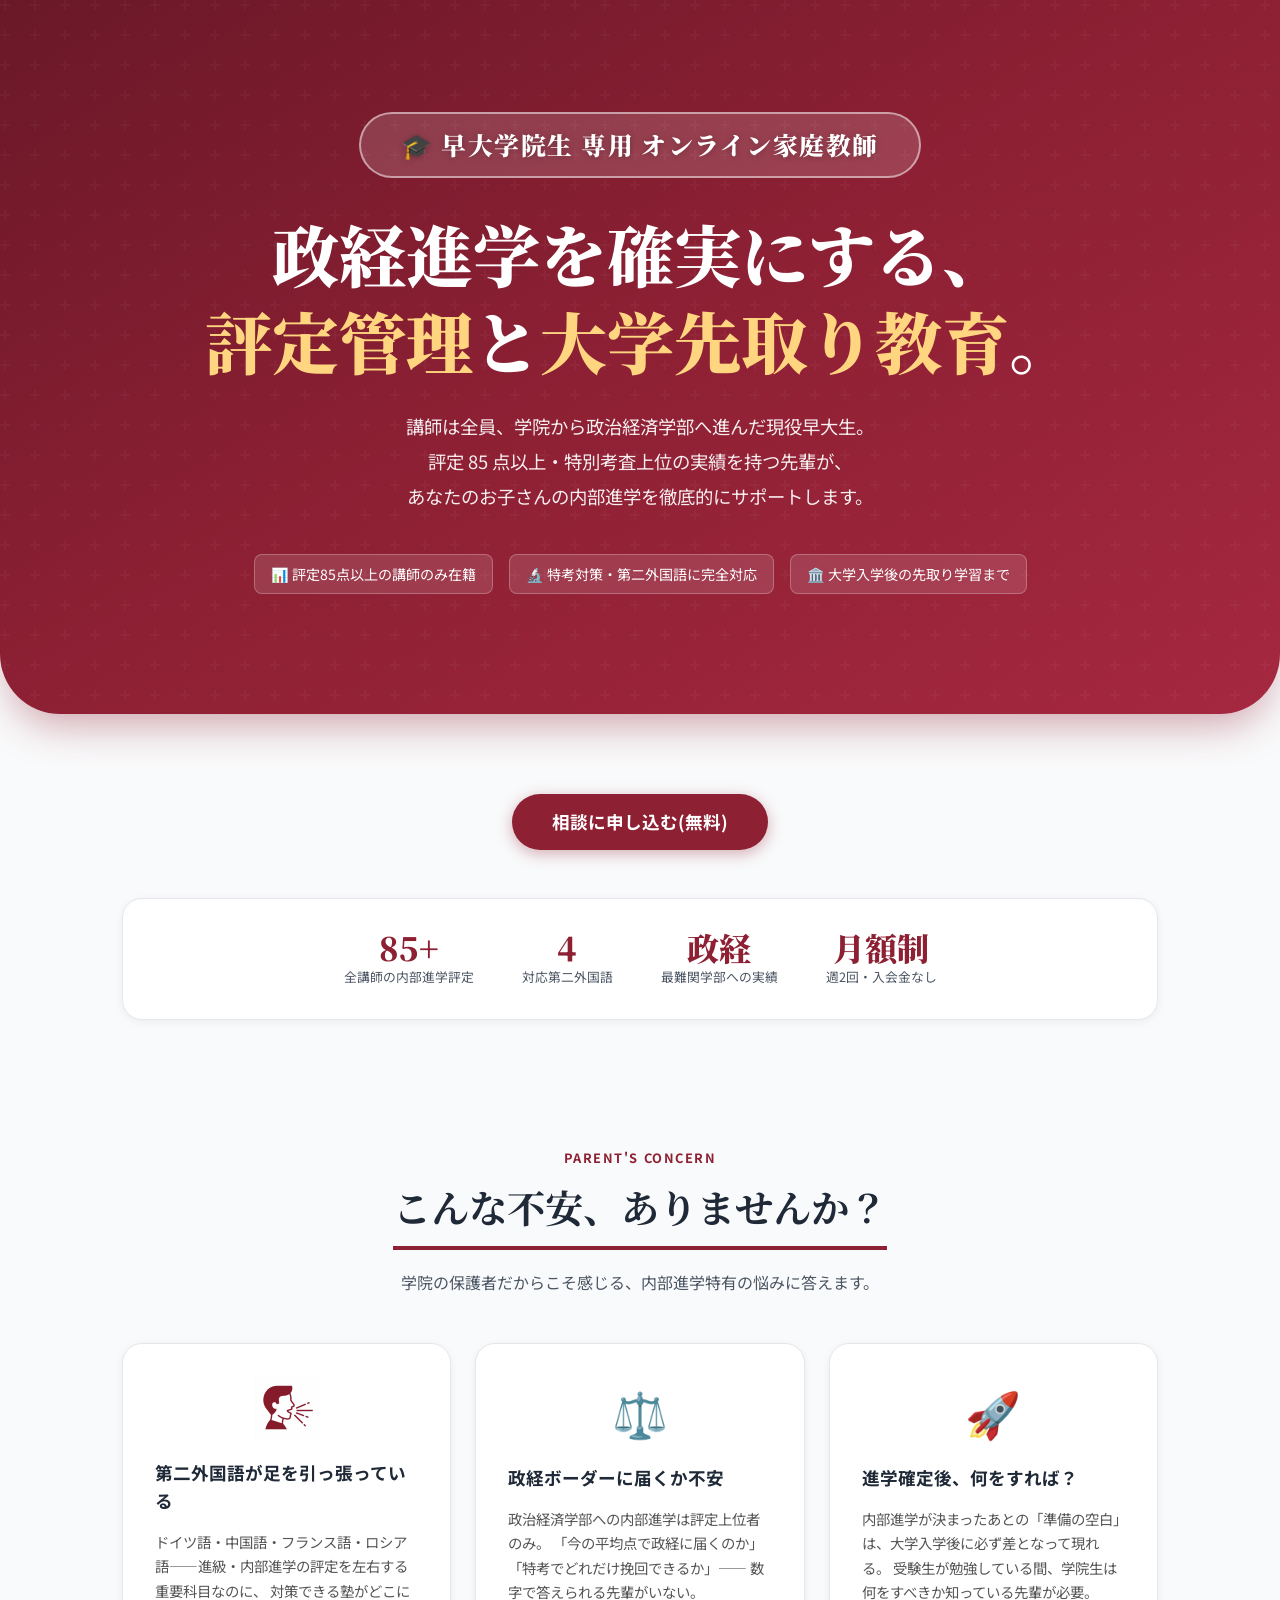
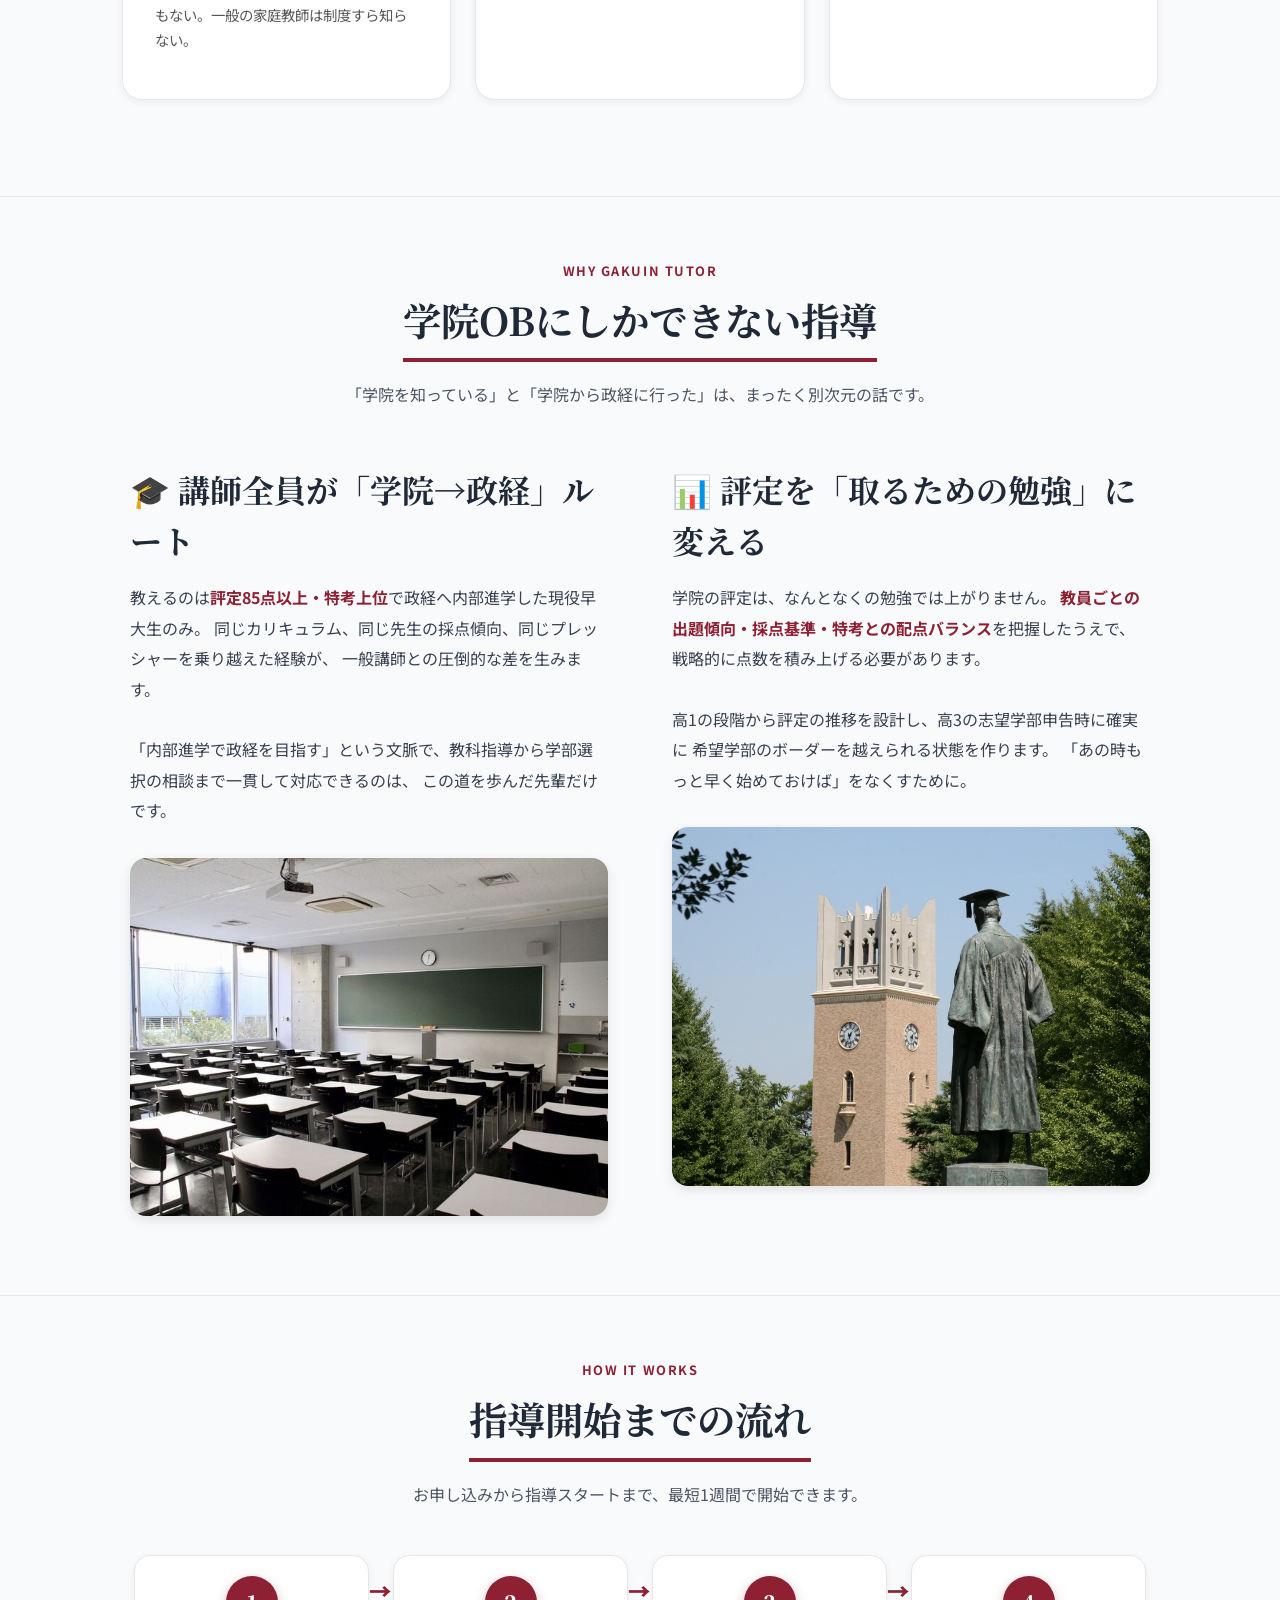
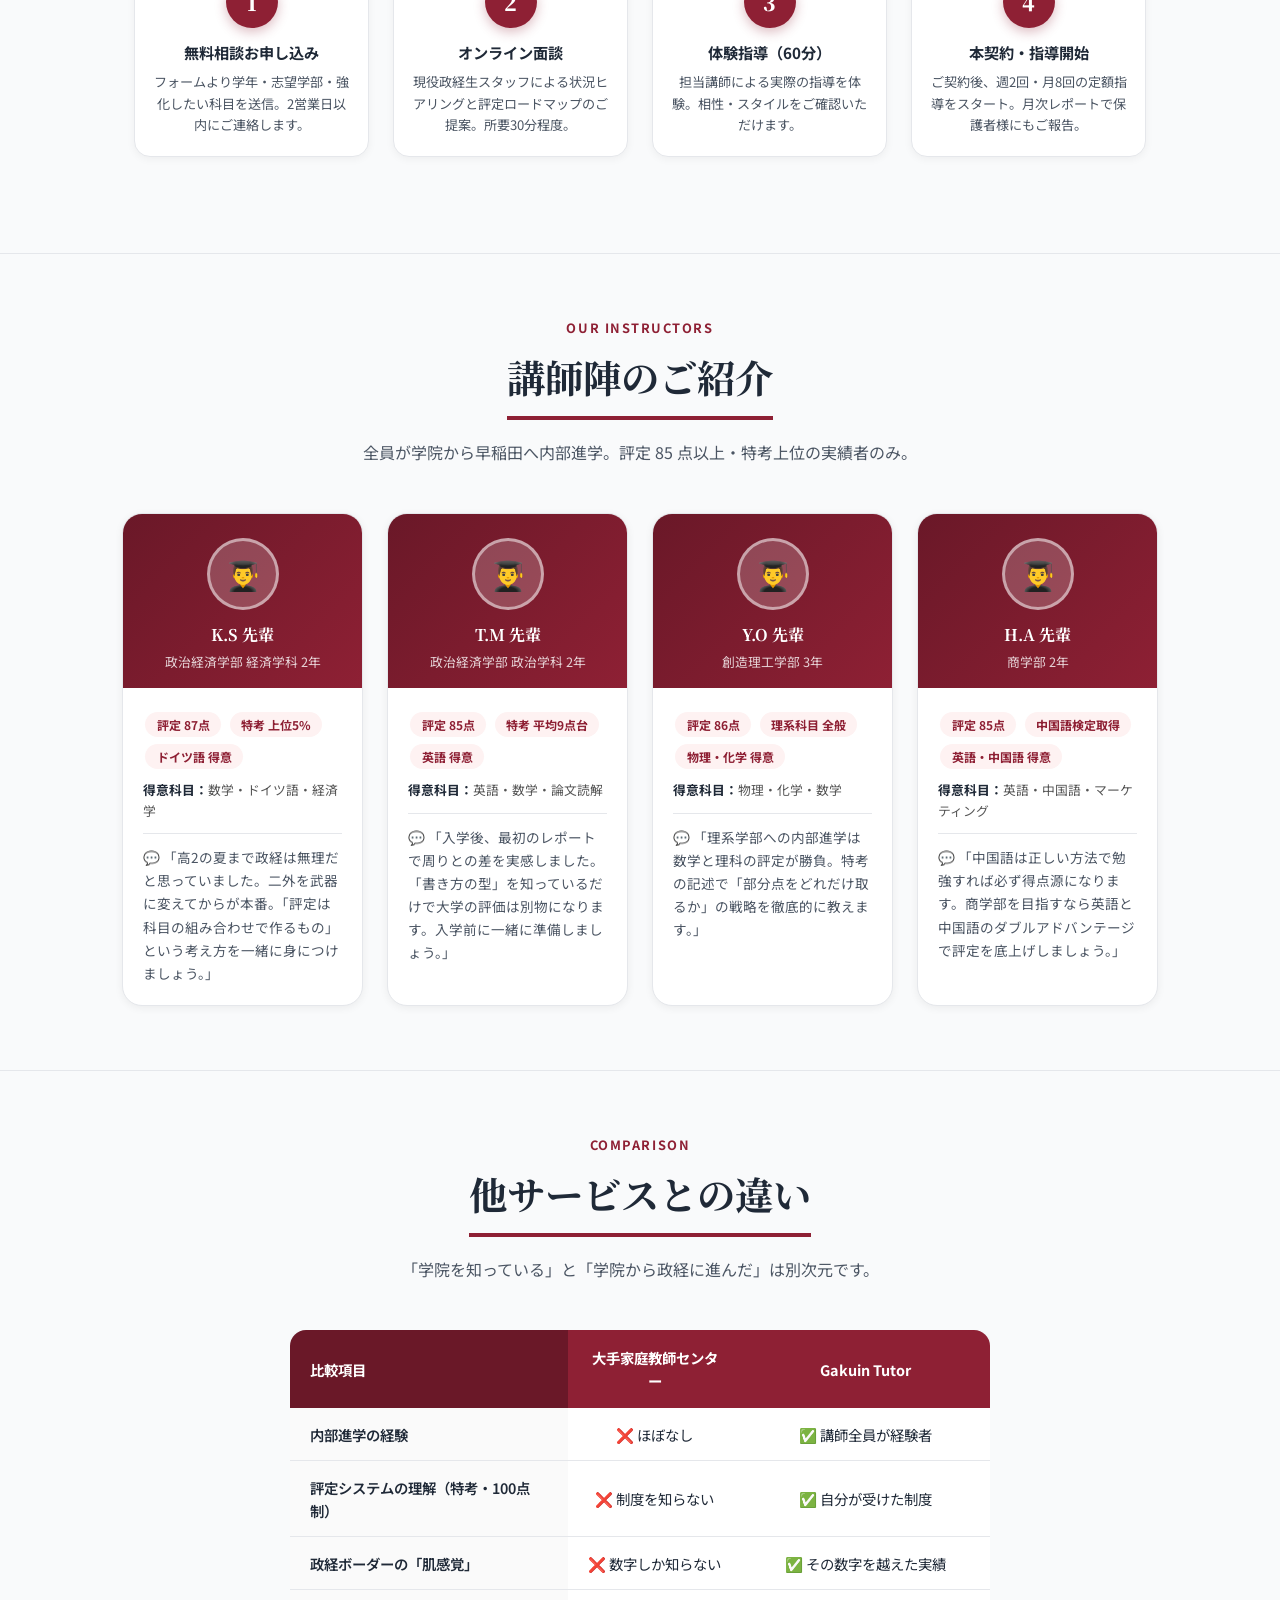
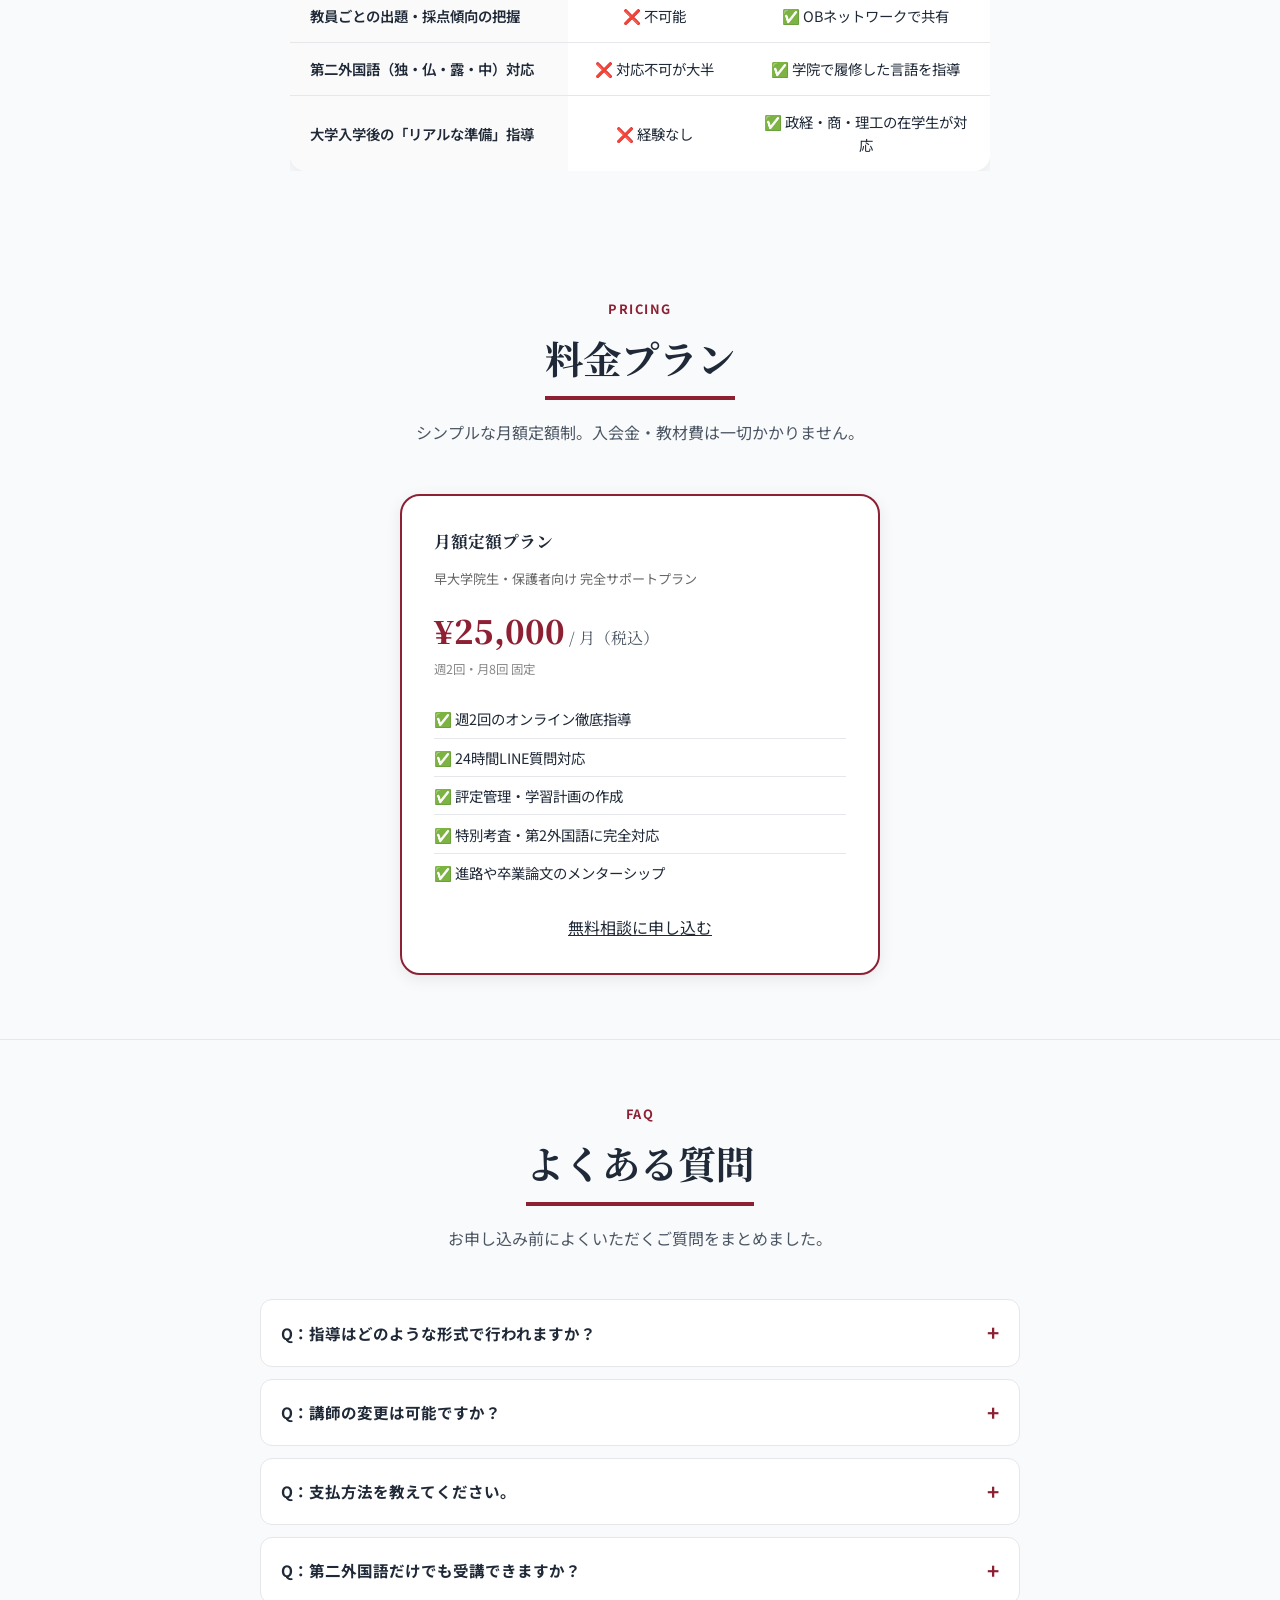
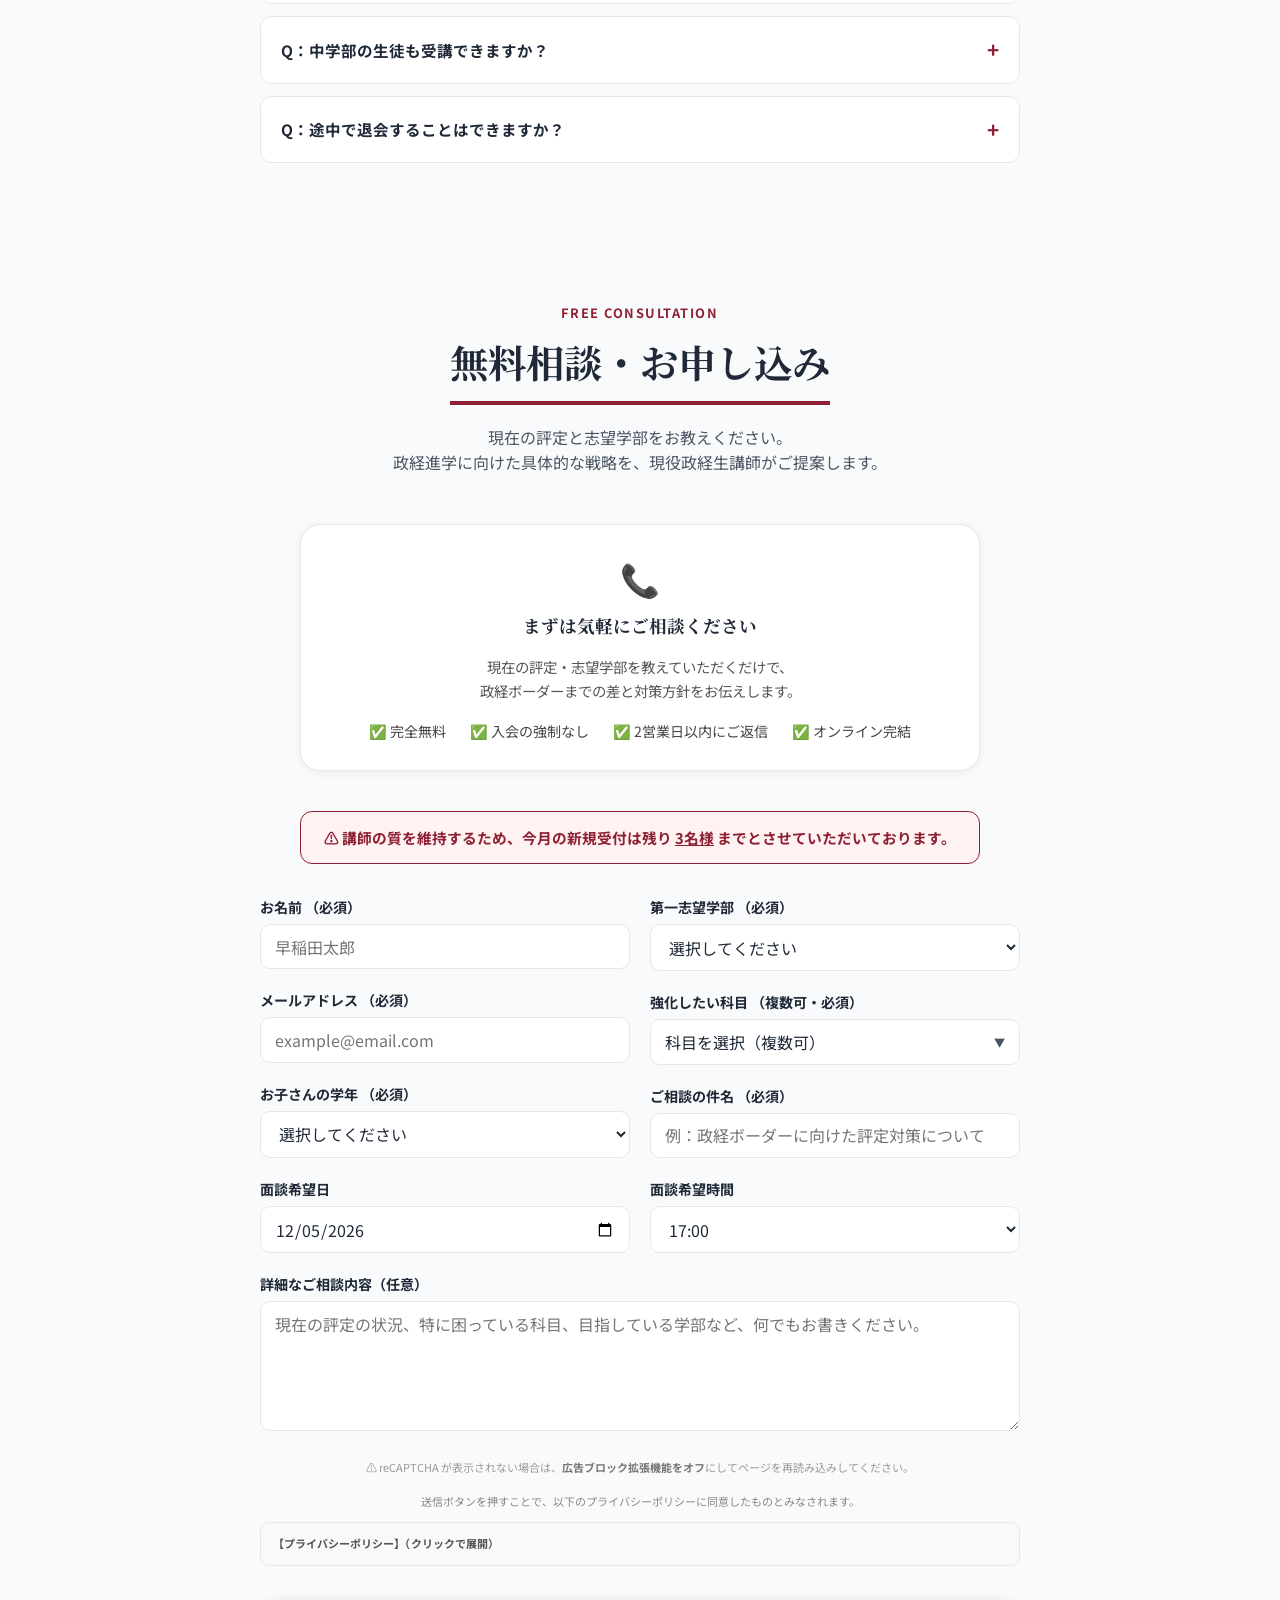
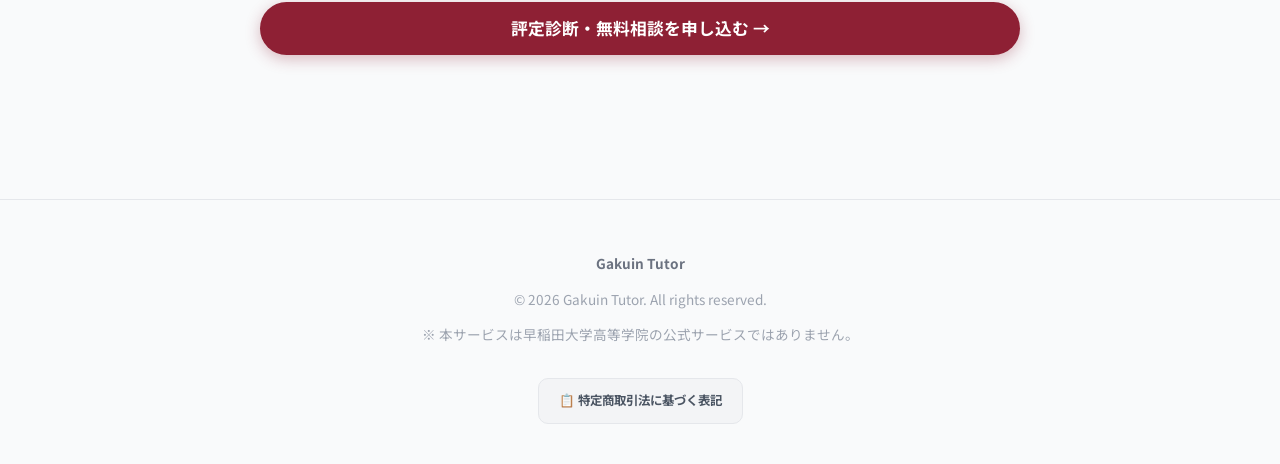
<file: index.html>
<!DOCTYPE html>
<html lang="ja">
<head>
    <meta charset="UTF-8">
    <meta name="viewport" content="width=device-width, initial-scale=1.0">
    <title>早大学院生専用オンライン家庭教師 | 現役政経生による内部進学対策</title>

    <!-- Google Analytics 4 -->
    <script async src="https://www.googletagmanager.com/gtag/js?id=G-7JM9YVMZP3"></script>
    <script>
        window.dataLayer = window.dataLayer || [];
        function gtag(){dataLayer.push(arguments);}
        gtag('js', new Date());
        gtag('config', 'G-7JM9YVMZP3');
    </script>

    <!-- Google Search Console -->
    <meta name="google-site-verification" content="cPMyEiaMj8oVvAvmAH4Ep8FoRcba-bB0OHow1QEClTE">

    <!-- SEO -->
    <meta name="description" content="早大学院OBの現役政経生による、評定管理と大学準備に特化した家庭教師サービス。週2回の徹底サポート。">
    <meta property="og:title" content="早大学院生専用オンライン家庭教師 | 現役政経生による内部進学対策">
    <meta property="og:description" content="早大学院OBの現役政経生による、評定管理と大学準備に特化した家庭教師サービス。週2回の徹底サポート。">
    <meta property="og:type" content="website">
    <meta name="twitter:card" content="summary">
    <meta name="twitter:title" content="早大学院生専用オンライン家庭教師 | 現役政経生による内部進学対策">
    <meta name="twitter:description" content="早大学院OBの現役政経生による、評定管理と大学準備に特化した家庭教師サービス。週2回の徹底サポート。">

    <!-- reCAPTCHA Enterprise -->
    <script src="https://www.google.com/recaptcha/enterprise.js" async defer></script>

    <!-- Styles -->
    <link rel="stylesheet" href="css/style.css">
</head>
<body>

<!-- ═══════════════════════════════════════════
     HERO
     ═══════════════════════════════════════════ -->
<div class="hero-container">
    <div class="hero-eyebrow">🎓 早大学院生 専用 オンライン家庭教師</div>
    <h1 class="hero-title">
        政経進学を確実にする、<br>
        <em class="highlight">評定管理</em>と<em class="highlight">大学先取り教育</em>。
    </h1>
    <p class="hero-subtitle">
        講師は全員、学院から政治経済学部へ進んだ現役早大生。<br>
        評定 85 点以上・特別考査上位の実績を持つ先輩が、<br>
        あなたのお子さんの内部進学を徹底的にサポートします。
    </p>
    <div class="hero-badges">
        <span class="hero-badge">📊 評定85点以上の講師のみ在籍</span>
        <span class="hero-badge">🔬 特考対策・第二外国語に完全対応</span>
        <span class="hero-badge">🏛️ 大学入学後の先取り学習まで</span>
    </div>
</div>

<div style="text-align:center;margin-bottom:3rem;">
    <a class="btn-scroll" href="#contact">相談に申し込む(無料)</a>
</div>

<div class="container">
    <!-- Stats bar -->
    <div class="stats-bar">
        <div class="stat-item">
            <div class="stat-number">85+</div>
            <div class="stat-label">全講師の内部進学評定</div>
        </div>
        <div class="stat-item">
            <div class="stat-number">4</div>
            <div class="stat-label">対応第二外国語</div>
        </div>
        <div class="stat-item">
            <div class="stat-number">政経</div>
            <div class="stat-label">最難関学部への実績</div>
        </div>
        <div class="stat-item">
            <div class="stat-number">月額制</div>
            <div class="stat-label">週2回・入会金なし</div>
        </div>
    </div>
</div>

<!-- ═══════════════════════════════════════════
     PAIN POINTS
     ═══════════════════════════════════════════ -->
<section>
    <div class="container">
        <div class="section-header">
            <div class="section-eyebrow">PARENT'S CONCERN</div>
            <h2>こんな不安、ありませんか？</h2>
            <p>学院の保護者だからこそ感じる、内部進学特有の悩みに答えます。</p>
        </div>

        <div class="pain-grid">
            <div class="card">
                <div style="text-align:center;margin-bottom:0.75rem;">
                    <img src="assets/pronunciation_icon.png" alt="第二外国語" style="width:64px;height:64px;object-fit:contain;">
                </div>
                <div class="card-title">第二外国語が足を引っ張っている</div>
                <p style="font-size:0.9rem;color:#555;line-height:1.7;">
                    ドイツ語・中国語・フランス語・ロシア語——進級・内部進学の評定を左右する重要科目なのに、
                    対策できる塾がどこにもない。一般の家庭教師は制度すら知らない。
                </p>
            </div>
            <div class="card">
                <div class="card-icon">⚖️</div>
                <div class="card-title">政経ボーダーに届くか不安</div>
                <p style="font-size:0.9rem;color:#555;line-height:1.7;">
                    政治経済学部への内部進学は評定上位者のみ。
                    「今の平均点で政経に届くのか」「特考でどれだけ挽回できるか」——
                    数字で答えられる先輩がいない。
                </p>
            </div>
            <div class="card">
                <div class="card-icon">🚀</div>
                <div class="card-title">進学確定後、何をすれば？</div>
                <p style="font-size:0.9rem;color:#555;line-height:1.7;">
                    内部進学が決まったあとの「準備の空白」は、大学入学後に必ず差となって現れる。
                    受験生が勉強している間、学院生は何をすべきか知っている先輩が必要。
                </p>
            </div>
        </div>
    </div>
</section>

<hr>

<!-- ═══════════════════════════════════════════
     FEATURES
     ═══════════════════════════════════════════ -->
<section>
    <div class="container">
        <div class="section-header">
            <div class="section-eyebrow">WHY GAKUIN TUTOR</div>
            <h2>学院OBにしかできない指導</h2>
            <p>「学院を知っている」と「学院から政経に行った」は、まったく別次元の話です。</p>
        </div>

        <div class="features-grid">
            <div style="padding:0.5rem;">
                <h3 class="feature-h3">🎓 講師全員が「学院→政経」ルート</h3>
                <p style="font-size:1rem;line-height:1.9;color:#374151;">
                    教えるのは<strong>評定85点以上・特考上位</strong>で政経へ内部進学した現役早大生のみ。
                    同じカリキュラム、同じ先生の採点傾向、同じプレッシャーを乗り越えた経験が、
                    一般講師との圧倒的な差を生みます。<br><br>
                    「内部進学で政経を目指す」という文脈で、教科指導から学部選択の相談まで一貫して対応できるのは、
                    この道を歩んだ先輩だけです。
                </p>
                <img src="assets/waseda_classroom_new.jpg" alt="早稲田大学の教室" class="feature-img">
            </div>
            <div style="padding:0.5rem;">
                <h3 class="feature-h3">📊 評定を「取るための勉強」に変える</h3>
                <p style="font-size:1rem;line-height:1.9;color:#374151;">
                    学院の評定は、なんとなくの勉強では上がりません。
                    <strong>教員ごとの出題傾向・採点基準・特考との配点バランス</strong>を把握したうえで、
                    戦略的に点数を積み上げる必要があります。<br><br>
                    高1の段階から評定の推移を設計し、高3の志望学部申告時に確実に
                    希望学部のボーダーを越えられる状態を作ります。
                    「あの時もっと早く始めておけば」をなくすために。
                </p>
                <img src="assets/waseda_okuma_statue.jpg" alt="早稲田大学 大隈像" class="feature-img">
            </div>
        </div>
    </div>
</section>

<hr>

<!-- ═══════════════════════════════════════════
     FLOW
     ═══════════════════════════════════════════ -->
<section>
    <div class="container">
        <div class="section-header">
            <div class="section-eyebrow">HOW IT WORKS</div>
            <h2>指導開始までの流れ</h2>
            <p>お申し込みから指導スタートまで、最短1週間で開始できます。</p>
        </div>

        <div class="flow-steps">
            <div class="flow-step">
                <div class="flow-card">
                    <div class="flow-number">1</div>
                    <div class="flow-title">無料相談お申し込み</div>
                    <div class="flow-desc">フォームより学年・志望学部・強化したい科目を送信。2営業日以内にご連絡します。</div>
                </div>
            </div>
            <div class="flow-step">
                <div class="flow-card">
                    <div class="flow-number">2</div>
                    <div class="flow-title">オンライン面談</div>
                    <div class="flow-desc">現役政経生スタッフによる状況ヒアリングと評定ロードマップのご提案。所要30分程度。</div>
                </div>
            </div>
            <div class="flow-step">
                <div class="flow-card">
                    <div class="flow-number">3</div>
                    <div class="flow-title">体験指導（60分）</div>
                    <div class="flow-desc">担当講師による実際の指導を体験。相性・スタイルをご確認いただけます。</div>
                </div>
            </div>
            <div class="flow-step">
                <div class="flow-card">
                    <div class="flow-number">4</div>
                    <div class="flow-title">本契約・指導開始</div>
                    <div class="flow-desc">ご契約後、週2回・月8回の定額指導をスタート。月次レポートで保護者様にもご報告。</div>
                </div>
            </div>
        </div>
    </div>
</section>

<hr>

<!-- ═══════════════════════════════════════════
     INSTRUCTORS
     ═══════════════════════════════════════════ -->
<section>
    <div class="container">
        <div class="section-header">
            <div class="section-eyebrow">OUR INSTRUCTORS</div>
            <h2>講師陣のご紹介</h2>
            <p>全員が学院から早稲田へ内部進学。評定 85 点以上・特考上位の実績者のみ。</p>
        </div>

        <div class="instructors-grid">
            <!-- K.S -->
            <div class="profile-card">
                <div class="profile-card-header">
                    <div class="profile-avatar">👨‍🎓</div>
                    <div class="profile-name">K.S 先輩</div>
                    <div class="profile-dept">政治経済学部 経済学科 2年</div>
                </div>
                <div class="profile-card-body">
                    <div style="margin-bottom:0.5rem;">
                        <span class="profile-badge">評定 87点</span>
                        <span class="profile-badge">特考 上位5%</span>
                        <span class="profile-badge">ドイツ語 得意</span>
                    </div>
                    <div class="profile-strength"><strong style="color:#1F2937;">得意科目：</strong>数学・ドイツ語・経済学</div>
                    <div class="profile-message">💬 「高2の夏まで政経は無理だと思っていました。二外を武器に変えてからが本番。「評定は科目の組み合わせで作るもの」という考え方を一緒に身につけましょう。」</div>
                </div>
            </div>
            <!-- T.M -->
            <div class="profile-card">
                <div class="profile-card-header">
                    <div class="profile-avatar">👨‍🎓</div>
                    <div class="profile-name">T.M 先輩</div>
                    <div class="profile-dept">政治経済学部 政治学科 2年</div>
                </div>
                <div class="profile-card-body">
                    <div style="margin-bottom:0.5rem;">
                        <span class="profile-badge">評定 85点</span>
                        <span class="profile-badge">特考 平均9点台</span>
                        <span class="profile-badge">英語 得意</span>
                    </div>
                    <div class="profile-strength"><strong style="color:#1F2937;">得意科目：</strong>英語・数学・論文読解</div>
                    <div class="profile-message">💬 「入学後、最初のレポートで周りとの差を実感しました。「書き方の型」を知っているだけで大学の評価は別物になります。入学前に一緒に準備しましょう。」</div>
                </div>
            </div>
            <!-- Y.O -->
            <div class="profile-card">
                <div class="profile-card-header">
                    <div class="profile-avatar">👨‍🎓</div>
                    <div class="profile-name">Y.O 先輩</div>
                    <div class="profile-dept">創造理工学部 3年</div>
                </div>
                <div class="profile-card-body">
                    <div style="margin-bottom:0.5rem;">
                        <span class="profile-badge">評定 86点</span>
                        <span class="profile-badge">理系科目 全般</span>
                        <span class="profile-badge">物理・化学 得意</span>
                    </div>
                    <div class="profile-strength"><strong style="color:#1F2937;">得意科目：</strong>物理・化学・数学</div>
                    <div class="profile-message">💬 「理系学部への内部進学は数学と理科の評定が勝負。特考の記述で「部分点をどれだけ取るか」の戦略を徹底的に教えます。」</div>
                </div>
            </div>
            <!-- H.A -->
            <div class="profile-card">
                <div class="profile-card-header">
                    <div class="profile-avatar">👨‍🎓</div>
                    <div class="profile-name">H.A 先輩</div>
                    <div class="profile-dept">商学部 2年</div>
                </div>
                <div class="profile-card-body">
                    <div style="margin-bottom:0.5rem;">
                        <span class="profile-badge">評定 85点</span>
                        <span class="profile-badge">中国語検定取得</span>
                        <span class="profile-badge">英語・中国語 得意</span>
                    </div>
                    <div class="profile-strength"><strong style="color:#1F2937;">得意科目：</strong>英語・中国語・マーケティング</div>
                    <div class="profile-message">💬 「中国語は正しい方法で勉強すれば必ず得点源になります。商学部を目指すなら英語と中国語のダブルアドバンテージで評定を底上げしましょう。」</div>
                </div>
            </div>
        </div>
    </div>
</section>

<hr>

<!-- ═══════════════════════════════════════════
     COMPARISON
     ═══════════════════════════════════════════ -->
<section>
    <div class="container">
        <div class="section-header">
            <div class="section-eyebrow">COMPARISON</div>
            <h2>他サービスとの違い</h2>
            <p>「学院を知っている」と「学院から政経に進んだ」は別次元です。</p>
        </div>

        <div class="compare-table-wrap">
            <table class="compare-table">
                <thead>
                    <tr>
                        <th>比較項目</th>
                        <th>大手家庭教師センター</th>
                        <th>Gakuin Tutor</th>
                    </tr>
                </thead>
                <tbody>
                    <tr>
                        <td>内部進学の経験</td>
                        <td>❌ ほぼなし</td>
                        <td>✅ 講師全員が経験者</td>
                    </tr>
                    <tr>
                        <td>評定システムの理解（特考・100点制）</td>
                        <td>❌ 制度を知らない</td>
                        <td>✅ 自分が受けた制度</td>
                    </tr>
                    <tr>
                        <td>政経ボーダーの「肌感覚」</td>
                        <td>❌ 数字しか知らない</td>
                        <td>✅ その数字を越えた実績</td>
                    </tr>
                    <tr>
                        <td>教員ごとの出題・採点傾向の把握</td>
                        <td>❌ 不可能</td>
                        <td>✅ OBネットワークで共有</td>
                    </tr>
                    <tr>
                        <td>第二外国語（独・仏・露・中）対応</td>
                        <td>❌ 対応不可が大半</td>
                        <td>✅ 学院で履修した言語を指導</td>
                    </tr>
                    <tr>
                        <td>大学入学後の「リアルな準備」指導</td>
                        <td>❌ 経験なし</td>
                        <td>✅ 政経・商・理工の在学生が対応</td>
                    </tr>
                </tbody>
            </table>
        </div>
    </div>
</section>

<!-- ═══════════════════════════════════════════
     PRICING
     ═══════════════════════════════════════════ -->
<section>
    <div class="container">
        <div class="section-header">
            <div class="section-eyebrow">PRICING</div>
            <h2>料金プラン</h2>
            <p>シンプルな月額定額制。入会金・教材費は一切かかりません。</p>
        </div>

        <div class="pricing-single-wrap">
            <div class="pricing-card featured">
                <h3 class="pricing-plan-title">月額定額プラン</h3>
                <p class="pricing-plan-desc">早大学院生・保護者向け 完全サポートプラン</p>
                <div class="pricing-price">¥25,000<span class="pricing-unit"> / 月（税込）</span></div>
                <p class="pricing-sessions">週2回・月8回 固定</p>
                <ul class="pricing-list">
                    <li>✅ 週2回のオンライン徹底指導</li>
                    <li>✅ 24時間LINE質問対応</li>
                    <li>✅ 評定管理・学習計画の作成</li>
                    <li>✅ 特別考査・第2外国語に完全対応</li>
                    <li>✅ 進路や卒業論文のメンターシップ</li>
                </ul>
                <a href="#contact" class="btn btn-primary" style="display:block;text-align:center;margin-top:1.5rem;">無料相談に申し込む</a>
            </div>
        </div>
    </div>
</section>

<hr>

<!-- ═══════════════════════════════════════════
     FAQ
     ═══════════════════════════════════════════ -->
<section>
    <div class="container">
        <div class="section-header">
            <div class="section-eyebrow">FAQ</div>
            <h2>よくある質問</h2>
            <p>お申し込み前によくいただくご質問をまとめました。</p>
        </div>

        <div class="faq-list">
            <details class="faq-item">
                <summary>Q：指導はどのような形式で行われますか？</summary>
                <div class="faq-answer"><span class="faq-answer-label">A：</span>Google Meet または Zoom を使用した、完全オンラインの1対1指導です。専用の教材・ホワイトボードツールを活用し、対面授業と同水準の指導をご提供します。</div>
            </details>
            <details class="faq-item">
                <summary>Q：講師の変更は可能ですか？</summary>
                <div class="faq-answer"><span class="faq-answer-label">A：</span>はい、可能です。お子様との相性を最優先に考慮しております。体験指導後や指導開始後でも、ご要望があればいつでも講師変更のご相談を承ります。</div>
            </details>
            <details class="faq-item">
                <summary>Q：支払方法を教えてください。</summary>
                <div class="faq-answer"><span class="faq-answer-label">A：</span>銀行振込またはPayPayでの送金に対応しております。詳細はオンライン面談の際にご案内いたします。月額制・前払い（当月分を前月末までにお支払い）となります。</div>
            </details>
            <details class="faq-item">
                <summary>Q：第二外国語だけでも受講できますか？</summary>
                <div class="faq-answer"><span class="faq-answer-label">A：</span>はい、可能です。ドイツ語・フランス語・ロシア語・中国語の各専門講師が在籍しております。スポット単発での受講もお気軽にご相談ください。</div>
            </details>
            <details class="faq-item">
                <summary>Q：中学部の生徒も受講できますか？</summary>
                <div class="faq-answer"><span class="faq-answer-label">A：</span>はい、早大学院中学部の在校生も対象としております。高校内部進学を見据えた基礎固めから、定期テスト対策まで幅広くサポートします。</div>
            </details>
            <details class="faq-item">
                <summary>Q：途中で退会することはできますか？</summary>
                <div class="faq-answer"><span class="faq-answer-label">A：</span>前月15日までにお申し出いただければ、翌月から退会が可能です。違約金等は一切発生しません。</div>
            </details>
        </div>
    </div>
</section>

<!-- ═══════════════════════════════════════════
     CONTACT
     ═══════════════════════════════════════════ -->
<section id="contact">
    <div class="container">
        <div class="section-header">
            <div class="section-eyebrow">FREE CONSULTATION</div>
            <h2>無料相談・お申し込み</h2>
            <p>現在の評定と志望学部をお教えください。<br>
            政経進学に向けた具体的な戦略を、現役政経生講師がご提案します。</p>
        </div>

        <div class="contact-box">
            <div class="contact-box-icon">📞</div>
            <div class="contact-box-title">まずは気軽にご相談ください</div>
            <p class="contact-box-desc">
                現在の評定・志望学部を教えていただくだけで、<br>
                政経ボーダーまでの差と対策方針をお伝えします。
            </p>
            <div class="contact-box-checks">
                <span>✅ 完全無料</span>
                <span>✅ 入会の強制なし</span>
                <span>✅ 2営業日以内にご返信</span>
                <span>✅ オンライン完結</span>
            </div>
        </div>

        <div class="urgency-banner">
            ⚠️ 講師の質を維持するため、今月の新規受付は残り <u>3名様</u> までとさせていただいております。
        </div>

        <div class="form-wrapper">
            <form id="contact-form" novalidate>
                <div class="form-grid-2">
                    <!-- Left column -->
                    <div style="display:flex;flex-direction:column;gap:1.25rem;">
                        <div class="form-group">
                            <label for="field-name">お名前 （必須）</label>
                            <input type="text" id="field-name" placeholder="早稲田太郎" required>
                        </div>
                        <div class="form-group">
                            <label for="field-email">メールアドレス （必須）</label>
                            <input type="email" id="field-email" placeholder="example@email.com" required>
                        </div>
                        <div class="form-group">
                            <label for="field-grade">お子さんの学年 （必須）</label>
                            <select id="field-grade" required>
                                <option value="">選択してください</option>
                                <option>中学1年生</option>
                                <option>中学2年生</option>
                                <option>中学3年生</option>
                                <option>高校1年生</option>
                                <option>高校2年生</option>
                                <option>高校3年生</option>
                                <option>大学1年生（準備中）</option>
                            </select>
                        </div>
                    </div>
                    <!-- Right column -->
                    <div style="display:flex;flex-direction:column;gap:1.25rem;">
                        <div class="form-group">
                            <label for="field-faculty">第一志望学部 （必須）</label>
                            <select id="field-faculty" required>
                                <option value="">選択してください</option>
                                <option>政治経済学部</option>
                                <option>法学部</option>
                                <option>商学部</option>
                                <option>社会科学部</option>
                                <option>教育学部</option>
                                <option>文学部</option>
                                <option>文化構想学部</option>
                                <option>基幹理工学部</option>
                                <option>創造理工学部</option>
                                <option>先進理工学部</option>
                                <option>人間科学部</option>
                                <option>スポーツ科学部</option>
                                <option>未定</option>
                            </select>
                        </div>
                        <!-- Custom multiselect -->
                        <div class="form-group">
                            <label>強化したい科目 （複数可・必須）</label>
                            <div class="multiselect-wrapper">
                                <button type="button" class="multiselect-trigger">
                                    <span class="multiselect-trigger-text">科目を選択（複数可）</span>
                                    <span class="multiselect-trigger-arrow">▼</span>
                                </button>
                                <div class="multiselect-dropdown">
                                    <label class="multiselect-option"><input type="checkbox" value="英語"> 英語</label>
                                    <label class="multiselect-option"><input type="checkbox" value="数学"> 数学</label>
                                    <label class="multiselect-option"><input type="checkbox" value="国語"> 国語</label>
                                    <label class="multiselect-option"><input type="checkbox" value="理科（物理・化学・生物）"> 理科（物理・化学・生物）</label>
                                    <label class="multiselect-option"><input type="checkbox" value="社会（地歴・公民）"> 社会（地歴・公民）</label>
                                    <label class="multiselect-option"><input type="checkbox" value="第二外国語（ドイツ語）"> 第二外国語（ドイツ語）</label>
                                    <label class="multiselect-option"><input type="checkbox" value="第二外国語（フランス語）"> 第二外国語（フランス語）</label>
                                    <label class="multiselect-option"><input type="checkbox" value="第二外国語（ロシア語）"> 第二外国語（ロシア語）</label>
                                    <label class="multiselect-option"><input type="checkbox" value="第二外国語（中国語）"> 第二外国語（中国語）</label>
                                    <label class="multiselect-option"><input type="checkbox" value="大学入学準備（レポート・英語等）"> 大学入学準備（レポート・英語等）</label>
                                </div>
                            </div>
                        </div>
                        <div class="form-group">
                            <label for="field-subject">ご相談の件名 （必須）</label>
                            <input type="text" id="field-subject" placeholder="例：政経ボーダーに向けた評定対策について" required>
                        </div>
                    </div>
                </div>

                <div class="form-grid-2-inner">
                    <div class="form-group">
                        <label for="field-date">面談希望日</label>
                        <input type="date" id="field-date">
                    </div>
                    <div class="form-group">
                        <label for="field-time">面談希望時間</label>
                        <select id="field-time">
                            <option>17:00</option>
                            <option>17:30</option>
                            <option>18:00</option>
                            <option>18:30</option>
                            <option>19:00</option>
                            <option>19:30</option>
                            <option>20:00</option>
                            <option>20:30</option>
                            <option>21:00</option>
                            <option>21:30</option>
                            <option>22:00</option>
                        </select>
                    </div>
                </div>

                <div class="form-group" style="margin-bottom:1.25rem;">
                    <label for="field-message">詳細なご相談内容（任意）</label>
                    <textarea id="field-message" placeholder="現在の評定の状況、特に困っている科目、目指している学部など、何でもお書きください。"></textarea>
                </div>

                <!-- reCAPTCHA -->
                <div class="recaptcha-wrap">
                    <div class="g-recaptcha" data-sitekey="6LcxoU0sAAAAACW3Bdk5mf5ZxdyDKShTsdaxuGCu" data-action="contact_form"></div>
                </div>
                <p class="recaptcha-note">⚠️ reCAPTCHA が表示されない場合は、<strong style="color:#777;">広告ブロック拡張機能をオフ</strong>にしてページを再読み込みしてください。</p>

                <!-- Privacy Policy -->
                <div class="privacy-wrap">
                    <p>送信ボタンを押すことで、以下のプライバシーポリシーに同意したものとみなされます。</p>
                    <details class="privacy-details">
                        <summary>【プライバシーポリシー】（クリックで展開）</summary>
                        <div class="privacy-content">
                            <p>早大学院生専用家庭教師 事務局（以下「当方」）は、本サービスにおけるユーザーの個人情報の取扱いについて以下のとおりプライバシーポリシーを定めます。</p>
                            <p><strong>第1条（個人情報）</strong><br>
                            「個人情報」とは、氏名・メールアドレス・学年・志望学部・学習状況等により特定の個人を識別できる情報を指します。</p>
                            <p><strong>第2条（収集・利用目的）</strong><br>
                            ①体験授業・指導の日程調整 ②お問い合わせへの回答 ③指導カリキュラム作成 ④不正利用者の特定</p>
                            <p><strong>第3条（管理・セキュリティ）</strong><br>
                            お預かりした個人情報は、Google Workspace 等のセキュリティ基準を有するクラウドサービスにより厳重に管理します。</p>
                            <p><strong>第4条（第三者提供の禁止）</strong><br>
                            法令上の義務がある場合等を除き、ユーザーの同意なく第三者に個人情報を提供しません。</p>
                            <p><strong>第5条（開示・訂正・削除）</strong><br>
                            本人確認の上、速やかに対応いたします。お問い合わせフォームよりご連絡ください。</p>
                        </div>
                    </details>
                </div>

                <!-- Alert -->
                <div id="form-alert" class="alert" role="alert"></div>

                <button type="submit" id="submit-btn" class="btn-submit">評定診断・無料相談を申し込む →</button>
            </form>
        </div>
    </div>
</section>

<!-- ═══════════════════════════════════════════
     FOOTER
     ═══════════════════════════════════════════ -->
<footer class="footer">
    <p class="footer-brand">Gakuin Tutor</p>
    <p>&copy; 2026 Gakuin Tutor. All rights reserved.</p>
    <p style="margin-bottom:1rem;">※ 本サービスは早稲田大学高等学院の公式サービスではありません。</p>
    <details class="footer-legal">
        <summary>📋 特定商取引法に基づく表記</summary>
        <table class="footer-legal-table">
            <tr>
                <td>運営者</td>
                <td>早大学院生専用家庭教師 事務局</td>
            </tr>
            <tr>
                <td>対価</td>
                <td>各プランに記載の月額料金の通り（税込）</td>
            </tr>
            <tr>
                <td>支払時期</td>
                <td>前払い制（当月分を前月末日までにお支払いください）</td>
            </tr>
            <tr>
                <td>返金・<br>キャンセル</td>
                <td>サービスの性質上、指導実施後の返金は承りかねます。<br>退会は前月15日までにお申し出いただければ、翌月より解約となります。</td>
            </tr>
            <tr>
                <td>お問合せ</td>
                <td>本サイトのお問い合わせフォームよりご連絡ください。</td>
            </tr>
        </table>
    </details>
</footer>

<script src="js/main.js"></script>
</body>
</html>
</file>
<file: css/style.css>
@import url('https://fonts.googleapis.com/css2?family=Noto+Serif+JP:wght@400;700;900&family=Noto+Sans+JP:wght@400;500;700&display=swap');

:root {
    --waseda-red: #8E2034;
    --waseda-red-light: #B02E48;
    --waseda-red-dark: #6A1828;
    --bg-gray: #F9FAFB;
    --bg-white: #FFFFFF;
    --text-dark: #1F2937;
    --text-gray: #4B5563;
    --text-light: #9CA3AF;
    --border: #E5E7EB;
    --gold: #B8960C;
}

*, *::before, *::after { box-sizing: border-box; }

html, body {
    font-family: 'Noto Sans JP', sans-serif;
    color: var(--text-dark);
    background-color: var(--bg-gray);
    margin: 0;
    padding: 0;
    line-height: 1.6;
}

h1, h2, h3 {
    font-family: 'Noto Serif JP', serif;
    color: var(--text-dark);
    font-weight: 700;
    margin-top: 0;
}

strong { color: var(--waseda-red); font-weight: 700; }

a { color: inherit; }

.container {
    max-width: 1100px;
    margin: 0 auto;
    padding: 0 2rem;
}

section {
    padding: 4rem 0;
}

hr {
    border: none;
    border-top: 1px solid var(--border);
    margin: 0;
}

/* ── Hero ── */
.hero-container {
    background: linear-gradient(150deg, var(--waseda-red-dark) 0%, var(--waseda-red) 50%, #A52840 100%);
    color: white;
    padding: 7rem 2rem 5rem;
    text-align: center;
    border-radius: 0 0 60px 60px;
    margin-bottom: 5rem;
    box-shadow: 0 20px 40px -10px rgba(142, 32, 52, 0.4);
    position: relative;
    overflow: hidden;
}
.hero-container::before {
    content: "";
    position: absolute;
    inset: 0;
    background: url("data:image/svg+xml,%3Csvg width='60' height='60' viewBox='0 0 60 60' xmlns='http://www.w3.org/2000/svg'%3E%3Cg fill='none' fill-rule='evenodd'%3E%3Cg fill='%23ffffff' fill-opacity='0.03'%3E%3Cpath d='M36 34v-4h-2v4h-4v2h4v4h2v-4h4v-2h-4zm0-30V0h-2v4h-4v2h4v4h2V6h4V4h-4zM6 34v-4H4v4H0v2h4v4h2v-4h4v-2H6zM6 4V0H4v4H0v2h4v4h2V6h4V4H6z'/%3E%3C/g%3E%3C/g%3E%3C/svg%3E");
}
.hero-eyebrow {
    display: inline-block;
    background: rgba(255,255,255,0.15);
    border: 2px solid rgba(255,255,255,0.5);
    border-radius: 60px;
    padding: 0.7rem 2.5rem;
    font-size: clamp(0.95rem, 3.5vw, 1.55rem);
    font-weight: 900;
    letter-spacing: 0.06em;
    margin-bottom: 2rem;
    color: #FFFFFF;
    font-family: 'Noto Serif JP', serif;
    text-shadow: 0 1px 6px rgba(0,0,0,0.25);
}
.hero-title {
    font-size: clamp(1.55rem, 5.5vw, 4.2rem);
    font-weight: 900;
    margin-bottom: 1.5rem;
    line-height: 1.3;
    color: white !important;
}
.hero-title .highlight {
    color: #FFD580 !important;
    font-style: normal;
}
.hero-subtitle {
    font-size: 1.15rem;
    margin-bottom: 2.5rem;
    opacity: 0.92;
    line-height: 1.9;
    max-width: 700px;
    margin-left: auto;
    margin-right: auto;
    text-align: center;
    display: block;
}
.hero-badges {
    display: flex;
    justify-content: center;
    gap: 1rem;
    flex-wrap: wrap;
    margin-bottom: 2.5rem;
}
.hero-badge {
    background: rgba(255,255,255,0.12);
    border: 1px solid rgba(255,255,255,0.25);
    border-radius: 8px;
    padding: 0.5rem 1rem;
    font-size: 0.88rem;
    color: white;
}

/* ── CTA Button ── */
.btn-scroll {
    display: inline-block;
    background-color: var(--waseda-red);
    color: white !important;
    text-decoration: none;
    padding: 0.85rem 2.5rem;
    font-size: 1.1rem;
    font-weight: 700;
    border-radius: 50px;
    transition: all 0.3s ease;
    box-shadow: 0 4px 15px rgba(142,32,52,0.35);
    cursor: pointer;
    font-family: 'Noto Sans JP', sans-serif;
}
.btn-scroll:hover {
    background-color: var(--waseda-red-light);
    transform: translateY(-2px);
    box-shadow: 0 10px 25px rgba(142,32,52,0.4);
    color: white !important;
    text-decoration: none;
}

/* ── Stats bar ── */
.stats-bar {
    display: flex;
    justify-content: center;
    gap: 3rem;
    flex-wrap: wrap;
    padding: 2rem;
    background: white;
    border-radius: 20px;
    box-shadow: 0 2px 8px rgba(0,0,0,0.06);
    border: 1px solid var(--border);
    margin: 0 0 4rem;
}
.stat-item { text-align: center; }
.stat-number {
    font-size: 2rem;
    font-weight: 900;
    color: var(--waseda-red);
    font-family: 'Noto Serif JP', serif;
    line-height: 1;
}
.stat-label { font-size: 0.8rem; color: var(--text-gray); margin-top: 0.25rem; }

/* ── Section Header ── */
.section-header {
    text-align: center;
    margin-bottom: 3rem;
}
.section-header h2 {
    font-size: clamp(1.6rem, 3vw, 2.4rem);
    margin-bottom: 0.75rem;
    display: inline-block;
    border-bottom: 4px solid var(--waseda-red);
    padding-bottom: 0.5rem;
}
.section-header p {
    color: var(--text-gray);
    font-size: 1rem;
    margin-top: 0.5rem;
}
.section-eyebrow {
    font-size: 0.8rem;
    letter-spacing: 0.12em;
    color: var(--waseda-red);
    font-weight: 700;
    text-transform: uppercase;
    margin-bottom: 0.5rem;
}

/* ── Cards ── */
.card {
    background: white;
    padding: 2rem;
    border-radius: 20px;
    box-shadow: 0 2px 8px rgba(0,0,0,0.06);
    transition: transform 0.3s ease, box-shadow 0.3s ease;
    height: 100%;
    border: 1px solid var(--border);
}
.card:hover {
    transform: translateY(-5px);
    box-shadow: 0 16px 32px rgba(0,0,0,0.1);
}
.card-icon { font-size: 2.8rem; margin-bottom: 1rem; text-align: center; }
.card-title { font-size: 1.1rem; font-weight: 700; margin-bottom: 0.5rem; }

/* ── Pain Grid ── */
.pain-grid {
    display: grid;
    grid-template-columns: repeat(3, 1fr);
    gap: 1.5rem;
    margin-bottom: 2rem;
}

/* ── Features ── */
.features-grid {
    display: grid;
    grid-template-columns: 1fr 1fr;
    gap: 3rem;
    align-items: start;
}
.feature-h3 {
    font-size: clamp(1.2rem, 2.8vw, 2rem);
    margin-bottom: 0.75rem;
    font-family: 'Noto Serif JP', serif;
    font-weight: 700;
}
.feature-img {
    width: 100%;
    aspect-ratio: 4/3;
    object-fit: cover;
    border-radius: 16px;
    box-shadow: 0 4px 12px rgba(0,0,0,0.1);
    margin-top: 1rem;
}

/* ── Instructors Grid ── */
.instructors-grid {
    display: grid;
    grid-template-columns: repeat(4, 1fr);
    gap: 1.5rem;
}
.profile-card {
    background: white;
    border-radius: 20px;
    box-shadow: 0 2px 8px rgba(0,0,0,0.06);
    border: 1px solid var(--border);
    overflow: hidden;
    transition: transform 0.3s ease, box-shadow 0.3s ease;
}
.profile-card:hover {
    transform: translateY(-5px);
    box-shadow: 0 16px 32px rgba(0,0,0,0.1);
}
.profile-card-header {
    background: linear-gradient(135deg, var(--waseda-red-dark), var(--waseda-red));
    padding: 1.5rem 1rem 1rem;
    text-align: center;
}
.profile-avatar {
    width: 72px; height: 72px;
    background: rgba(255,255,255,0.2);
    border-radius: 50%;
    margin: 0 auto 0.75rem;
    display: flex; align-items: center; justify-content: center;
    font-size: 1.8rem;
    border: 3px solid rgba(255,255,255,0.5);
}
.profile-name { color: white !important; font-size: 1rem; font-weight: 700; margin: 0 0 0.25rem; font-family: 'Noto Serif JP', serif; }
.profile-dept { color: rgba(255,255,255,0.8); font-size: 0.8rem; }
.profile-card-body { padding: 1.25rem; }
.profile-badge {
    display: inline-block;
    background: #FEF2F2;
    color: var(--waseda-red);
    border-radius: 50px;
    padding: 0.2rem 0.7rem;
    font-size: 0.75rem;
    font-weight: 700;
    margin: 0.2rem 0.15rem;
}
.profile-strength {
    font-size: 0.8rem;
    color: #555;
    margin-top: 0.5rem;
}
.profile-message {
    font-size: 0.85rem;
    color: var(--text-gray);
    line-height: 1.7;
    margin-top: 0.75rem;
    border-top: 1px solid var(--border);
    padding-top: 0.75rem;
}

/* ── Comparison Table ── */
.compare-table-wrap {
    overflow-x: auto;
    -webkit-overflow-scrolling: touch;
    max-width: 700px;
    margin: 0 auto;
}
.compare-table {
    width: 100%;
    border-collapse: collapse;
    border-radius: 16px;
    overflow: hidden;
    box-shadow: 0 4px 16px rgba(0,0,0,0.08);
    font-size: 0.9rem;
}
.compare-table th {
    background: var(--waseda-red);
    color: white;
    padding: 1rem 1.25rem;
    text-align: center;
}
.compare-table th:first-child { text-align: left; background: var(--waseda-red-dark); }
.compare-table td {
    padding: 0.9rem 1.25rem;
    border-bottom: 1px solid var(--border);
    background: white;
    text-align: center;
}
.compare-table td:first-child { text-align: left; font-weight: 600; background: #FAFAFA; }
.compare-table tr:last-child td { border-bottom: none; }
.compare-table tr:hover td { background: #FEF8F8; }

/* ── Pricing ── */
.pricing-single-wrap {
    display: flex;
    justify-content: center;
}
.pricing-single-wrap .pricing-card {
    max-width: 480px;
    width: 100%;
}
.pricing-card {
    background: white;
    border-radius: 20px;
    padding: 2rem;
    box-shadow: 0 4px 16px rgba(0,0,0,0.08);
    border: 1px solid var(--border);
    position: relative;
    overflow: hidden;
    transition: transform 0.3s ease;
}
.pricing-card:hover { transform: translateY(-4px); }
.pricing-card.featured { border-color: var(--waseda-red); border-width: 2px; }
.pricing-badge {
    position: absolute; top: 0; right: 0;
    background: var(--waseda-red);
    color: white;
    padding: 0.35rem 1rem;
    font-size: 0.75rem;
    font-weight: 700;
    border-bottom-left-radius: 12px;
}
.pricing-price {
    font-size: 2rem;
    font-weight: 900;
    color: var(--waseda-red);
    font-family: 'Noto Serif JP', serif;
}
.pricing-unit { font-size: 1rem; color: var(--text-gray); font-weight: 400; }
.pricing-list { list-style: none; padding: 0; margin: 1.25rem 0 0; }
.pricing-list li { padding: 0.45rem 0; border-bottom: 1px solid var(--border); font-size: 0.9rem; }
.pricing-list li:last-child { border-bottom: none; }
.pricing-plan-title { font-size: 1.05rem; margin-bottom: 0.25rem; }
.pricing-plan-desc { font-size: 0.82rem; color: #666; margin-bottom: 1rem; }
.pricing-sessions { font-size: 0.78rem; color: #888; margin: 0.25rem 0 1rem; }

/* ── Flow Steps ── */
.flow-steps {
    display: flex;
    gap: 0;
    align-items: flex-start;
    margin: 0 0 2rem;
}
.flow-step {
    flex: 1;
    text-align: center;
    padding: 0 0.75rem;
    position: relative;
}
.flow-step:not(:last-child)::after {
    content: "→";
    position: absolute;
    right: -0.6rem;
    top: 1.1rem;
    font-size: 1.4rem;
    color: var(--waseda-red);
    font-weight: 900;
}
.flow-number {
    width: 52px; height: 52px;
    background: var(--waseda-red);
    color: white;
    border-radius: 50%;
    display: flex; align-items: center; justify-content: center;
    font-size: 1.3rem; font-weight: 900;
    margin: 0 auto 0.75rem;
    font-family: 'Noto Serif JP', serif;
    box-shadow: 0 4px 12px rgba(142,32,52,0.3);
}
.flow-title {
    font-weight: 700; font-size: 0.95rem;
    margin-bottom: 0.4rem; color: var(--text-dark);
}
.flow-desc {
    font-size: 0.82rem; color: var(--text-gray); line-height: 1.65;
}
.flow-card {
    background: white; border-radius: 16px;
    padding: 1.25rem 1rem;
    border: 1px solid var(--border);
    box-shadow: 0 2px 8px rgba(0,0,0,0.05);
}

/* ── FAQ ── */
.faq-list { max-width: 760px; margin: 0 auto; }
.faq-item {
    border: 1px solid var(--border);
    border-radius: 12px;
    margin-bottom: 0.75rem;
    background: white;
    overflow: hidden;
}
.faq-item summary {
    cursor: pointer;
    padding: 1rem 1.25rem;
    font-weight: 700;
    font-size: 0.97rem;
    list-style: none;
    display: flex;
    justify-content: space-between;
    align-items: center;
    gap: 1rem;
}
.faq-item summary::-webkit-details-marker { display: none; }
.faq-item summary::after {
    content: "+";
    font-size: 1.3rem;
    color: var(--waseda-red);
    flex-shrink: 0;
    transition: transform 0.2s;
}
.faq-item[open] summary::after { content: "−"; }
.faq-answer {
    padding: 0.75rem 1.25rem 1.25rem;
    font-size: 0.95rem;
    line-height: 1.8;
    color: #374151;
    border-top: 1px solid var(--border);
}
.faq-answer-label { font-weight: 700; color: var(--waseda-red); }

/* ── Urgency Banner ── */
.urgency-banner {
    background: #FEF2F2;
    border: 1.5px solid var(--waseda-red);
    border-radius: 12px;
    padding: 0.85rem 1.25rem;
    text-align: center;
    font-size: 0.92rem;
    font-weight: 700;
    color: var(--waseda-red);
    margin: 0 auto 2rem;
    max-width: 680px;
}

/* ── Contact Form ── */
#contact { scroll-margin-top: 2rem; }
.contact-box {
    max-width: 680px;
    margin: 0 auto 2.5rem;
    background: white;
    border-radius: 20px;
    padding: 1.75rem 2rem;
    border: 1px solid #E5E7EB;
    box-shadow: 0 2px 8px rgba(0,0,0,0.06);
    text-align: center;
}
.contact-box-icon { font-size: 2rem; margin-bottom: 0.5rem; }
.contact-box-title { font-weight: 700; font-size: 1.1rem; margin-bottom: 0.5rem; font-family: 'Noto Serif JP', serif; }
.contact-box-desc { font-size: 0.9rem; color: #555; line-height: 1.7; margin-bottom: 1rem; }
.contact-box-checks { display: flex; justify-content: center; gap: 1.5rem; flex-wrap: wrap; font-size: 0.88rem; color: #444; }

.form-wrapper { max-width: 760px; margin: 0 auto; }
.form-grid-2 {
    display: grid;
    grid-template-columns: 1fr 1fr;
    gap: 1.25rem;
    margin-bottom: 1.25rem;
}
.form-grid-2-inner {
    display: grid;
    grid-template-columns: 1fr 1fr;
    gap: 1.25rem;
    margin-bottom: 1.25rem;
}
.form-group { display: flex; flex-direction: column; gap: 0.35rem; }
.form-group label { font-size: 0.88rem; font-weight: 700; color: var(--text-dark); }
.form-group input,
.form-group select,
.form-group textarea {
    border: 1px solid var(--border);
    border-radius: 10px;
    padding: 0.6rem 0.9rem;
    font-size: 16px;
    font-family: 'Noto Sans JP', sans-serif;
    color: var(--text-dark);
    background: white;
    width: 100%;
    transition: border-color 0.2s, box-shadow 0.2s;
}
.form-group input:focus,
.form-group select:focus,
.form-group textarea:focus {
    outline: none;
    border-color: var(--waseda-red);
    box-shadow: 0 0 0 2px rgba(142,32,52,0.15);
}
.form-group textarea { resize: vertical; min-height: 130px; }

/* Custom multiselect */
.multiselect-wrapper { position: relative; }
.multiselect-trigger {
    border: 1px solid var(--border);
    border-radius: 10px;
    padding: 0.6rem 0.9rem;
    font-size: 16px;
    font-family: 'Noto Sans JP', sans-serif;
    color: var(--text-dark);
    background: white;
    width: 100%;
    cursor: pointer;
    text-align: left;
    display: flex;
    justify-content: space-between;
    align-items: center;
    transition: border-color 0.2s, box-shadow 0.2s;
}
.multiselect-trigger:focus,
.multiselect-trigger.open {
    outline: none;
    border-color: var(--waseda-red);
    box-shadow: 0 0 0 2px rgba(142,32,52,0.15);
}
.multiselect-trigger-arrow { font-size: 0.7rem; color: var(--text-gray); }
.multiselect-dropdown {
    display: none;
    position: absolute;
    top: calc(100% + 4px);
    left: 0; right: 0;
    background: white;
    border: 1px solid var(--border);
    border-radius: 10px;
    box-shadow: 0 8px 24px rgba(0,0,0,0.12);
    z-index: 100;
    max-height: 240px;
    overflow-y: auto;
    padding: 0.5rem 0;
}
.multiselect-dropdown.open { display: block; }
.multiselect-option {
    display: flex;
    align-items: center;
    gap: 0.6rem;
    padding: 0.5rem 1rem;
    font-size: 0.9rem;
    cursor: pointer;
    transition: background 0.15s;
}
.multiselect-option:hover { background: #FEF2F2; }
.multiselect-option input[type="checkbox"] {
    width: auto;
    accent-color: var(--waseda-red);
    cursor: pointer;
    margin: 0;
    border: none;
    box-shadow: none;
    padding: 0;
}
.multiselect-option input[type="checkbox"]:focus {
    box-shadow: none;
    border: none;
}

/* Form submit */
.btn-submit {
    width: 100%;
    background-color: var(--waseda-red);
    color: white;
    border: none;
    padding: 0.9rem 2rem;
    font-size: 1.05rem;
    font-weight: 700;
    border-radius: 50px;
    transition: all 0.3s ease;
    box-shadow: 0 4px 15px rgba(142,32,52,0.3);
    cursor: pointer;
    font-family: 'Noto Sans JP', sans-serif;
    margin-top: 1rem;
}
.btn-submit:hover {
    background-color: var(--waseda-red-light);
    transform: translateY(-2px);
    box-shadow: 0 10px 25px rgba(142,32,52,0.35);
}
.btn-submit:active { transform: translateY(0); }
.btn-submit:disabled { opacity: 0.7; cursor: not-allowed; transform: none; }

/* reCAPTCHA */
.recaptcha-wrap {
    display: flex;
    justify-content: center;
    margin: 1rem 0 0.5rem;
}
.recaptcha-note {
    font-size: 11px;
    color: #999;
    text-align: center;
    margin-top: 6px;
    margin-bottom: 4px;
}

/* Privacy Policy */
.privacy-wrap {
    margin-top: 16px;
    margin-bottom: 20px;
    font-size: 11px;
    color: #888;
    line-height: 1.6;
}
.privacy-wrap p { text-align: center; margin-bottom: 12px; }
.privacy-details {
    background: #f9f9f9;
    border-radius: 8px;
    padding: 12px;
    border: 1px solid #e5e7eb;
}
.privacy-details summary {
    cursor: pointer;
    font-weight: bold;
    color: #555;
    list-style: none;
}
.privacy-details summary::-webkit-details-marker { display: none; }
.privacy-content { margin-top: 10px; }

/* Alert messages */
.alert {
    padding: 0.85rem 1.25rem;
    border-radius: 10px;
    margin-top: 1rem;
    font-size: 0.95rem;
    display: none;
}
.alert.show { display: block; }
.alert-success {
    background: #F0FFF4;
    border: 1px solid #68D391;
    color: #276749;
}
.alert-error {
    background: #FFF5F5;
    border: 1px solid #FC8181;
    color: #C53030;
}

/* ── Footer ── */
.footer {
    text-align: center;
    margin-top: 5rem;
    padding: 2.5rem 1rem;
    color: #9CA3AF;
    border-top: 1px solid #E5E7EB;
    font-size: 0.85rem;
}
.footer-brand { font-weight: 700; color: #6B7280; margin-bottom: 0.5rem; }
.footer p { margin-bottom: 0.25rem; }
.footer-legal {
    display: inline-block;
    text-align: left;
    max-width: 560px;
    background: #F3F4F6;
    border-radius: 10px;
    padding: 0.75rem 1.25rem;
    border: 1px solid #E5E7EB;
    font-size: 0.78rem;
    color: #6B7280;
    margin-top: 1rem;
}
.footer-legal summary {
    cursor: pointer;
    font-weight: 700;
    color: #4B5563;
    list-style: none;
    display: flex;
    align-items: center;
    gap: 0.5rem;
}
.footer-legal summary::-webkit-details-marker { display: none; }
.footer-legal-table {
    width: 100%;
    margin-top: 0.75rem;
    border-collapse: collapse;
    font-size: 0.78rem;
    line-height: 1.8;
}
.footer-legal-table td {
    padding: 0.3rem 0;
    vertical-align: top;
}
.footer-legal-table td:first-child {
    padding-right: 0.75rem;
    font-weight: 700;
    white-space: nowrap;
    color: #4B5563;
}
.footer-legal-table td:last-child { color: #6B7280; }

/* ════════════════════════════════
   RESPONSIVE
   ════════════════════════════════ */
@media (max-width: 900px) {
    .instructors-grid { grid-template-columns: repeat(2, 1fr); }
}

@media (max-width: 768px) {
    .container { padding: 0 5%; }

    .hero-container {
        padding: 3rem 1rem 2.5rem;
        border-radius: 0 0 28px 28px;
        margin-bottom: 2rem;
    }
    .hero-eyebrow {
        padding: 0.5rem 1.1rem;
        letter-spacing: 0.03em;
        margin-bottom: 1.25rem;
    }
    .hero-subtitle {
        font-size: 0.95rem;
        line-height: 1.75;
        max-width: 100%;
    }
    .hero-badges { gap: 0.4rem; }
    .hero-badge { font-size: 0.75rem; padding: 0.35rem 0.6rem; }

    .btn-scroll { font-size: 0.95rem; padding: 0.7rem 1.6rem; }

    .stats-bar { gap: 1.25rem; padding: 1rem 0.75rem; margin-bottom: 2rem; }
    .stat-number { font-size: 1.4rem; }
    .stat-label { font-size: 0.72rem; }

    .section-header { margin-bottom: 1.5rem; }
    .section-header p { font-size: 0.88rem; }

    .pain-grid { grid-template-columns: 1fr; }

    .features-grid { grid-template-columns: 1fr; gap: 2rem; }
    .feature-h3 { font-size: 1.25rem; }

    .instructors-grid { grid-template-columns: repeat(2, 1fr); gap: 1rem; }
    .profile-card-body { padding: 0.85rem; }
    .profile-message { font-size: 0.8rem; }

    .pricing-card { padding: 1.25rem; }
    .pricing-price { font-size: 1.8rem; }

    .compare-table { font-size: 0.76rem; }
    .compare-table th,
    .compare-table td { padding: 0.55rem 0.6rem; }

    .flow-steps {
        flex-direction: column;
        gap: 1.5rem;
    }
    .flow-step { padding: 0; }
    .flow-step:not(:last-child)::after {
        content: "↓";
        position: static;
        display: block;
        margin: 0.5rem auto 0;
        font-size: 1.2rem;
    }

    .urgency-banner { font-size: 0.82rem; padding: 0.7rem 0.9rem; }

    .form-grid-2 { grid-template-columns: 1fr; }
    .form-grid-2-inner { grid-template-columns: 1fr; }

    .card { padding: 1.1rem; }
    .card-title { font-size: 1rem; }
}

@media (max-width: 480px) {
    .instructors-grid { grid-template-columns: 1fr; }
}
</file>
